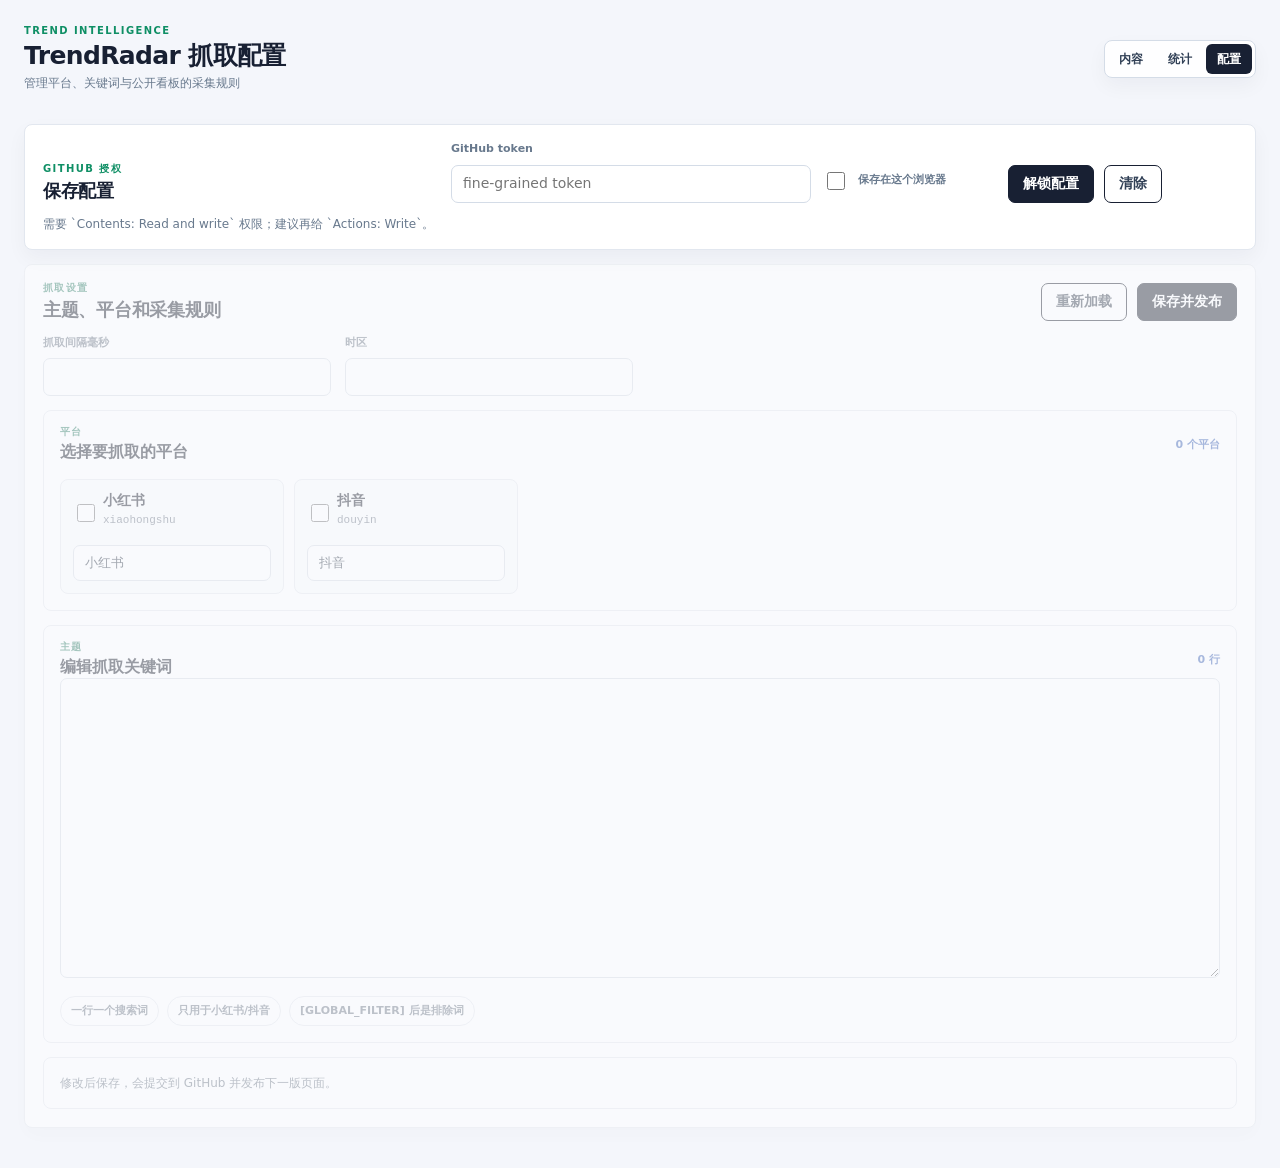
<file: web/config-panel/index.html>
<!doctype html>
<html lang="zh-CN">
  <head>
    <meta charset="utf-8">
    <meta name="viewport" content="width=device-width, initial-scale=1">
    <title>TrendRadar 配置面板</title>
    <link rel="icon" href="data:,">
    <link rel="stylesheet" href="./styles.css?v=unified-dashboard-1">
  </head>
  <body>
    <main class="shell config-shell">
      <header class="page-header">
        <div class="page-heading">
          <p class="eyebrow">TREND INTELLIGENCE</p>
          <h1>TrendRadar 抓取配置</h1>
          <p class="page-subtitle">管理平台、关键词与公开看板的采集规则</p>
        </div>
        <nav class="page-tabs" aria-label="页面切换">
          <a href="../content/">内容</a>
          <a href="../stats/">统计</a>
          <a href="./" aria-current="page">配置</a>
        </nav>
      </header>

      <section class="config-overview">
        <section class="auth-panel" id="authPanel">
          <div>
            <p class="eyebrow">GitHub 授权</p>
            <h2>保存配置</h2>
          </div>
          <label class="field token-field">
            <span>GitHub token</span>
            <input id="tokenInput" type="password" autocomplete="off" placeholder="fine-grained token">
          </label>
          <label class="checkline">
            <input id="rememberToken" type="checkbox">
            <span>保存在这个浏览器</span>
          </label>
          <div class="action-row">
            <button id="unlockButton" type="button">解锁配置</button>
            <button id="forgetButton" class="secondary" type="button">清除</button>
          </div>
          <p class="status" id="authStatus">需要 `Contents: Read and write` 权限；建议再给 `Actions: Write`。</p>
        </section>
      </section>

      <form class="workspace locked" id="configForm">
        <section class="section-head">
          <div>
            <p class="eyebrow">抓取设置</p>
            <h2>主题、平台和采集规则</h2>
          </div>
          <div class="action-row">
            <button id="reloadButton" class="secondary" type="button">重新加载</button>
            <button id="saveButton" type="submit">保存并发布</button>
          </div>
        </section>

        <section class="control-grid">
          <label class="field">
            <span>抓取间隔毫秒</span>
            <input id="requestInterval" type="number" min="50" max="10000" step="50">
          </label>
          <label class="field">
            <span>时区</span>
            <input id="timezone" type="text" spellcheck="false">
          </label>
        </section>

        <section class="panel-section">
          <div class="section-title">
            <div>
              <p class="eyebrow">平台</p>
              <h3>选择要抓取的平台</h3>
            </div>
            <p id="platformCount" class="count-label">0 个平台</p>
          </div>
          <div id="platformGrid" class="platform-grid"></div>
        </section>

        <section class="panel-section">
          <div class="section-title">
            <div>
              <p class="eyebrow">主题</p>
              <h3>编辑抓取关键词</h3>
            </div>
            <p class="count-label" id="keywordCount">0 行</p>
          </div>
          <textarea id="keywordText" spellcheck="false"></textarea>
          <div class="syntax-strip">
            <span>一行一个搜索词</span>
            <span>只用于小红书/抖音</span>
            <span>[GLOBAL_FILTER] 后是排除词</span>
          </div>
        </section>

        <section class="save-panel">
          <p id="saveStatus" class="status">修改后保存，会提交到 GitHub 并发布下一版页面。</p>
        </section>
      </form>
    </main>

    <script src="./app.js?v=unified-dashboard-1"></script>
  </body>
</html>
</file>
<file: web/config-panel/styles.css>
:root {
  color-scheme: light;
  --canvas: #f4f6fb;
  --bg: var(--canvas);
  --panel: #ffffff;
  --ink: #182033;
  --ink-soft: #314056;
  --muted: #68798d;
  --quiet: #8794a6;
  --line: #e2e7ef;
  --line-strong: #d4dce7;
  --navy: #182033;
  --accent: #0f8f65;
  --accent-strong: #0b7352;
  --accent-soft: #e9f7f1;
  --warn: #b7791f;
  --blue: #2563eb;
  --shadow: 0 8px 20px rgba(22, 32, 51, 0.045);
}

* {
  box-sizing: border-box;
}

html {
  background: var(--bg);
  -webkit-text-size-adjust: 100%;
  text-size-adjust: 100%;
}

body {
  min-width: 0;
  margin: 0;
  min-height: 100vh;
  background: var(--bg);
  color: var(--ink);
  font-family: Inter, ui-sans-serif, system-ui, -apple-system, BlinkMacSystemFont, "Segoe UI", "PingFang SC", "Microsoft YaHei", sans-serif;
  font-size: 14px;
  line-height: 1.5;
  text-rendering: optimizeLegibility;
}

button,
input,
select,
textarea {
  font: inherit;
}

h1,
h2,
h3,
p {
  margin: 0;
}

h1 {
  font-size: clamp(22px, 2.1vw, 25px);
  font-weight: 800;
  letter-spacing: -0.025em;
  line-height: 1.2;
}

h2 {
  font-size: 18px;
  font-weight: 800;
  letter-spacing: -0.015em;
  line-height: 1.3;
}

h3 {
  font-size: 16px;
  font-weight: 800;
  line-height: 1.3;
}

.eyebrow {
  color: var(--accent);
  font-size: 10px;
  font-weight: 800;
  letter-spacing: 0.14em;
  line-height: 1;
  text-transform: uppercase;
  margin-bottom: 5px;
}

.page-header {
  min-height: 48px;
  display: flex;
  align-items: center;
  justify-content: space-between;
  gap: 24px;
  margin-bottom: 18px;
}

.page-heading {
  min-width: 0;
}

.page-subtitle {
  margin-top: 3px;
  color: var(--muted);
  font-size: 12px;
}

.page-tabs {
  display: inline-flex;
  align-items: center;
  gap: 3px;
  border: 1px solid var(--line-strong);
  border-radius: 8px;
  padding: 3px;
  background: rgba(255, 255, 255, 0.94);
  box-shadow: var(--shadow);
}

.page-tabs a {
  min-height: 30px;
  display: inline-flex;
  align-items: center;
  justify-content: center;
  border-radius: 6px;
  padding: 0 11px;
  color: var(--ink-soft);
  font-size: 12px;
  font-weight: 700;
  text-decoration: none;
  white-space: nowrap;
}

.page-tabs a:hover {
  background: #f0f3f7;
  color: var(--ink);
}

.page-tabs a[aria-current="page"] {
  background: var(--navy);
  color: #ffffff;
}

button {
  border: 1px solid var(--navy);
  background: var(--navy);
  color: #fff;
  min-height: 38px;
  padding: 0 14px;
  border-radius: 7px;
  text-decoration: none;
  display: inline-flex;
  align-items: center;
  justify-content: center;
  gap: 8px;
  cursor: pointer;
  font-weight: 750;
}

button:hover,
button:focus-visible {
  border-color: #2b3850;
  background: #2b3850;
}

button:focus-visible,
input:focus-visible,
select:focus-visible,
textarea:focus-visible,
.page-tabs a:focus-visible {
  outline: 3px solid rgba(37, 99, 235, 0.26);
  outline-offset: 2px;
}

button.secondary {
  background: #fff;
  color: var(--ink-soft);
}

button.secondary:hover {
  background: #f0f3f7;
}

.shell {
  width: min(1440px, calc(100% - 48px));
  margin: 0 auto;
  padding: 26px 0 40px;
}

.config-shell {
  display: grid;
  gap: 14px;
}

.config-overview {
  display: block;
}

.auth-panel,
.workspace,
.panel-section,
.save-panel {
  background: var(--panel);
  border: 1px solid var(--line);
  box-shadow: var(--shadow);
  border-radius: 8px;
}

.auth-panel {
  display: grid;
  grid-template-columns: minmax(170px, 0.8fr) minmax(240px, 360px) auto minmax(180px, auto);
  gap: 12px;
  align-items: end;
  padding: 16px 18px;
}

.auth-panel .status {
  grid-column: 1 / -1;
}

.token-field {
  width: min(360px, 100%);
}

.field {
  display: grid;
  gap: 7px;
}

.field span,
.switch span,
.checkline span {
  color: var(--muted);
  font-size: 11px;
  font-weight: 750;
}

input,
select,
textarea {
  width: 100%;
  border: 1px solid var(--line-strong);
  background: #fff;
  color: var(--ink-soft);
  border-radius: 7px;
}

input,
select {
  min-height: 38px;
  padding: 0 11px;
}

textarea {
  min-height: 300px;
  padding: 14px;
  resize: vertical;
  line-height: 1.6;
  font-family: "JetBrains Mono", "Cascadia Mono", Consolas, "Microsoft YaHei", monospace;
  font-size: 14px;
}

.checkline,
.switch {
  display: flex;
  align-items: center;
  gap: 10px;
  min-height: 38px;
}

.checkline input,
.switch input {
  width: 18px;
  height: 18px;
  accent-color: var(--accent);
}

.action-row {
  display: flex;
  flex-wrap: wrap;
  gap: 10px;
  align-items: center;
}

.status {
  color: var(--muted);
  font-size: 12px;
  line-height: 1.5;
}

.status.good {
  color: var(--accent-strong);
}

.status.warn {
  color: var(--warn);
}

.status.bad {
  color: #b91c1c;
}

.workspace {
  display: grid;
  gap: 14px;
  padding: 18px;
  transition: opacity 0.2s ease, filter 0.2s ease;
}

.workspace.locked {
  pointer-events: none;
  opacity: 0.42;
  filter: grayscale(0.4);
}

.section-head,
.section-title {
  display: flex;
  align-items: center;
  justify-content: space-between;
  gap: 16px;
}

.control-grid {
  display: grid;
  grid-template-columns: repeat(4, minmax(150px, 1fr));
  gap: 14px;
}

.panel-section,
.save-panel {
  box-shadow: none;
  padding: 16px;
}

.platform-grid {
  display: grid;
  grid-template-columns: repeat(auto-fill, minmax(190px, 1fr));
  gap: 10px;
  margin-top: 16px;
}

.platform-card {
  border: 1px solid var(--line);
  border-radius: 8px;
  background: #fbfcfe;
  padding: 12px;
  display: grid;
  gap: 10px;
}

.platform-card.active {
  border-color: rgba(15, 143, 101, 0.55);
  background: var(--accent-soft);
}

.platform-main {
  display: grid;
  grid-template-columns: 22px 1fr;
  gap: 8px;
  align-items: start;
}

.platform-main input[type="checkbox"] {
  width: 18px;
  height: 18px;
  margin-top: 2px;
  accent-color: var(--accent);
}

.platform-name {
  display: block;
  font-weight: 760;
  line-height: 1.25;
}

.platform-id {
  display: block;
  color: var(--muted);
  font-family: "JetBrains Mono", "Cascadia Mono", Consolas, monospace;
  font-size: 11px;
  margin-top: 2px;
}

.platform-card input[type="text"] {
  min-height: 36px;
  font-size: 13px;
}

.custom-platform {
  display: grid;
  grid-template-columns: minmax(180px, 1fr) minmax(180px, 1fr) auto;
  gap: 12px;
  align-items: end;
  margin-top: 16px;
  padding-top: 16px;
  border-top: 1px solid var(--line);
}

.count-label {
  color: var(--blue);
  font-size: 11px;
  font-weight: 800;
  white-space: nowrap;
}

.syntax-strip {
  display: flex;
  flex-wrap: wrap;
  gap: 8px;
  margin-top: 12px;
}

.syntax-strip span {
  border: 1px solid var(--line);
  background: #fff;
  color: var(--muted);
  border-radius: 999px;
  padding: 6px 10px;
  font-size: 11px;
  font-weight: 750;
}

@media (max-width: 880px) {
  .auth-panel,
  .config-overview,
  .control-grid,
  .custom-platform {
    grid-template-columns: 1fr;
  }

  .section-head,
  .section-title {
    align-items: flex-start;
    flex-direction: column;
  }

  .action-row,
  .action-row button {
    width: 100%;
  }

  .auth-panel .status {
    grid-column: 1 / -1;
  }
}

@media (max-width: 980px) {
  .shell {
    width: min(100% - 32px, 880px);
  }
}

@media (max-width: 700px) {
  .shell {
    width: min(100% - 24px, 620px);
    padding-top: 18px;
  }

  .page-header {
    align-items: flex-start;
    flex-direction: column;
    gap: 12px;
  }

  .page-subtitle {
    max-width: 28em;
  }
}

@media (max-width: 520px) {
  h1 {
    font-size: 21px;
  }
}
</file>
